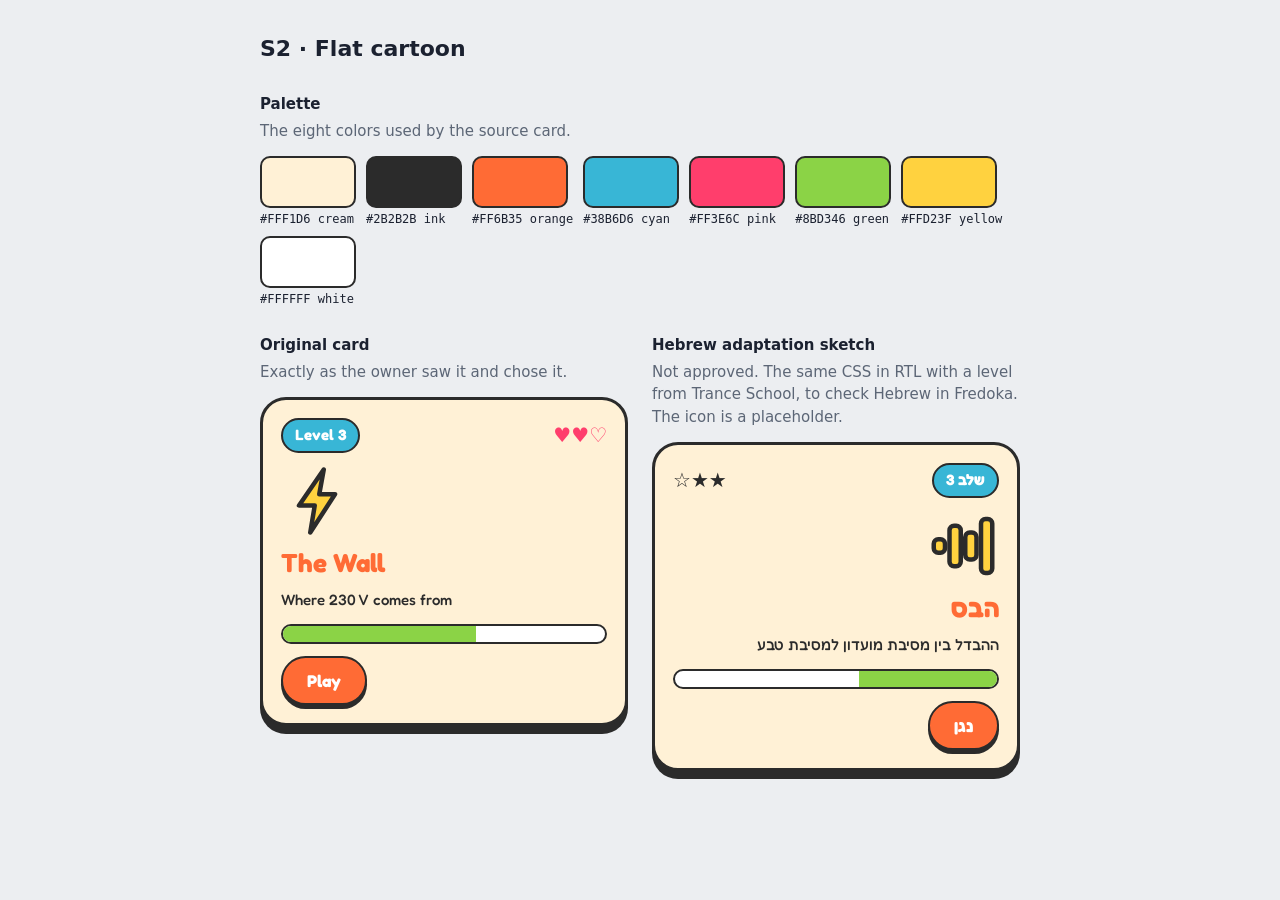
<file: docs/design-reference.html>
<!doctype html>
<html lang="en">
<head>
<meta charset="utf-8">
<meta name="viewport" content="width=device-width,initial-scale=1">
<title>S2 flat cartoon reference</title>
<link rel="stylesheet" href="https://fonts.googleapis.com/css2?family=Fredoka:wght@500;700&display=swap">
<style>
/* Page chrome only. The skin itself is the block marked "S2 source CSS". */
body{margin:0;padding:32px 16px;background:#ECEEF1;color:#1B2130;font:15px/1.5 system-ui,sans-serif}
main{max-width:760px;margin:0 auto;display:grid;gap:28px}
h1{font-size:22px;margin:0}
h2{font-size:15px;margin:0 0 4px}
.note{margin:0 0 14px;color:#5C6676;max-width:65ch}
.pair{display:grid;grid-template-columns:repeat(auto-fit,minmax(260px,1fr));gap:24px;align-items:start}

/* ---- S2 source CSS, copied unchanged from the Electricity Game Sampler ---- */
.skin{border-radius:14px;padding:18px;display:grid;gap:12px;min-height:280px}
.sk-top{display:flex;justify-content:space-between;align-items:center}
.sk-bar{height:12px;border-radius:999px;overflow:hidden}
.sk-bar i{display:block;height:100%}
.skin h4{margin:0} .skin p{margin:0}
.skin button{font:inherit;cursor:pointer}
.skin-cartoon{background:#FFF1D6;color:#2B2B2B;font-family:"Fredoka",system-ui,sans-serif;border:3px solid #2B2B2B;border-radius:26px;box-shadow:0 8px 0 #2B2B2B}
.skin-cartoon h4{font-size:26px;font-weight:700;color:#FF6B35;line-height:1.1}
.skin-cartoon p{font-size:15px;font-weight:500}
.skin-cartoon .sk-top{font-weight:700;color:#2B2B2B}
.skin-cartoon .sk-top .pill{background:#38B6D6;color:#fff;border-radius:999px;padding:4px 12px;border:2px solid #2B2B2B}
.skin-cartoon .sk-hearts{color:#FF3E6C;font-size:20px}
.skin-cartoon .sk-bar{background:#fff;border:2px solid #2B2B2B;height:16px}
.skin-cartoon .sk-bar i{background:#8BD346}
.skin-cartoon button{font-family:inherit;font-weight:700;font-size:17px;background:#FF6B35;color:#fff;border:2px solid #2B2B2B;border-radius:999px;padding:10px 24px;box-shadow:0 4px 0 #2B2B2B;width:max-content}
/* ---- end of source CSS ---- */

.swatches{display:flex;flex-wrap:wrap;gap:10px}
.sw{display:grid;gap:4px;font:12px ui-monospace,Menlo,Consolas,monospace}
.sw i{display:block;width:92px;height:48px;border:2px solid #2B2B2B;border-radius:10px}
</style>
</head>
<body>
<main>
  <h1>S2 · Flat cartoon</h1>

  <section>
    <h2>Palette</h2>
    <p class="note">The eight colors used by the source card.</p>
    <div class="swatches">
      <span class="sw"><i style="background:#FFF1D6"></i>#FFF1D6 cream</span>
      <span class="sw"><i style="background:#2B2B2B"></i>#2B2B2B ink</span>
      <span class="sw"><i style="background:#FF6B35"></i>#FF6B35 orange</span>
      <span class="sw"><i style="background:#38B6D6"></i>#38B6D6 cyan</span>
      <span class="sw"><i style="background:#FF3E6C"></i>#FF3E6C pink</span>
      <span class="sw"><i style="background:#8BD346"></i>#8BD346 green</span>
      <span class="sw"><i style="background:#FFD23F"></i>#FFD23F yellow</span>
      <span class="sw"><i style="background:#FFFFFF"></i>#FFFFFF white</span>
    </div>
  </section>

  <section class="pair">
    <div>
      <h2>Original card</h2>
      <p class="note">Exactly as the owner saw it and chose it.</p>
      <div class="skin skin-cartoon">
        <div class="sk-top"><span class="pill">Level 3</span><span class="sk-hearts">♥♥♡</span></div>
        <svg viewBox="0 0 64 64" width="72" height="72" aria-hidden="true"><path d="M38 4 16 36h14l-4 24 22-34H34z" fill="#FFD23F" stroke="#2B2B2B" stroke-width="4" stroke-linejoin="round"/></svg>
        <h4>The Wall</h4>
        <p>Where 230 V comes from</p>
        <div class="sk-bar"><i style="width:60%"></i></div>
        <button type="button">Play</button>
      </div>
    </div>

    <div>
      <h2>Hebrew adaptation sketch</h2>
      <p class="note">Not approved. The same CSS in RTL with a level from Trance School, to check Hebrew in Fredoka. The icon is a placeholder.</p>
      <div class="skin skin-cartoon" dir="rtl" lang="he">
        <div class="sk-top"><span class="pill">שלב 3</span><span class="sk-hearts" aria-label="שני כוכבים מתוך שלושה" style="color:#2B2B2B">★★☆</span></div>
        <svg viewBox="0 0 64 64" width="72" height="72" aria-hidden="true">
          <g fill="#FFD23F" stroke="#2B2B2B" stroke-width="4" stroke-linejoin="round">
            <rect x="6" y="26" width="10" height="12" rx="4"/>
            <rect x="20" y="14" width="10" height="36" rx="4"/>
            <rect x="34" y="20" width="10" height="24" rx="4"/>
            <rect x="48" y="8" width="10" height="48" rx="4"/>
          </g>
        </svg>
        <h4>הבס</h4>
        <p>ההבדל בין מסיבת מועדון למסיבת טבע</p>
        <div class="sk-bar"><i style="width:43%"></i></div>
        <button type="button">נגן</button>
      </div>
    </div>
  </section>
</main>
</body>
</html>
</file>
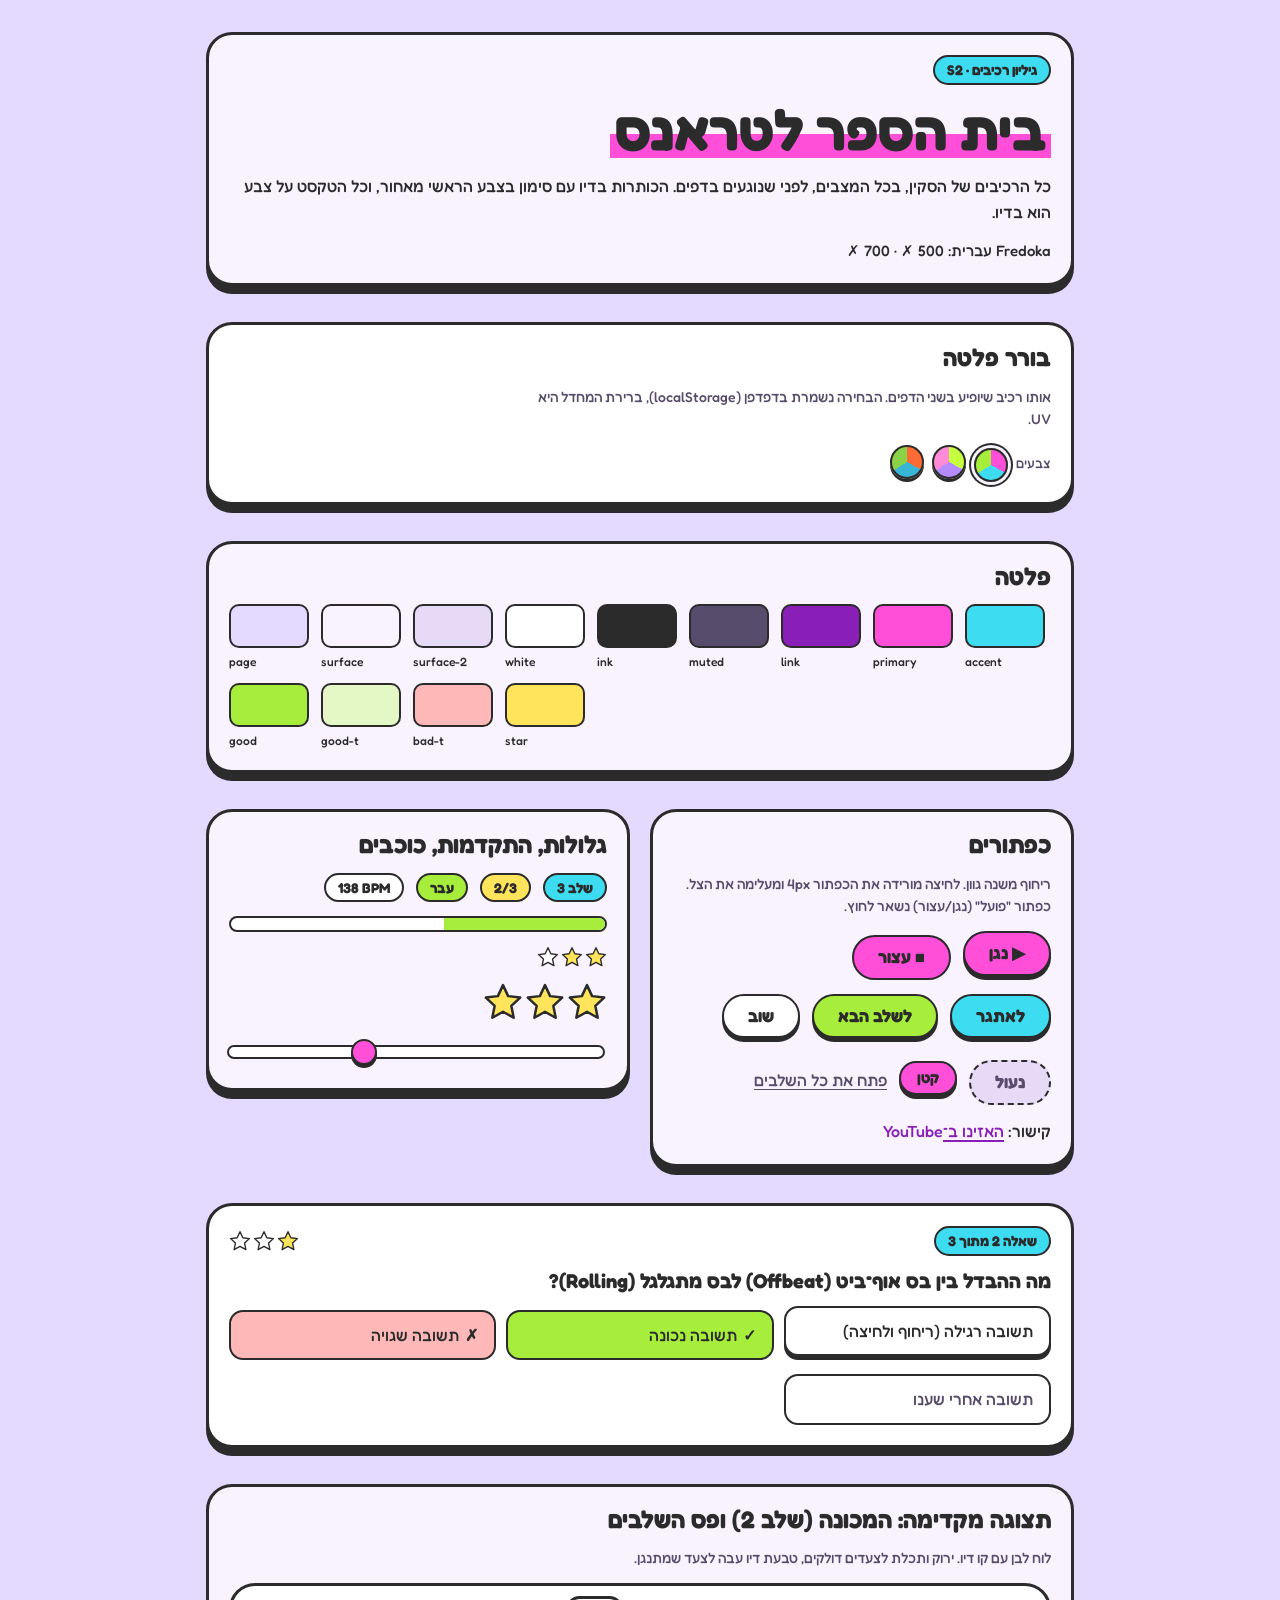
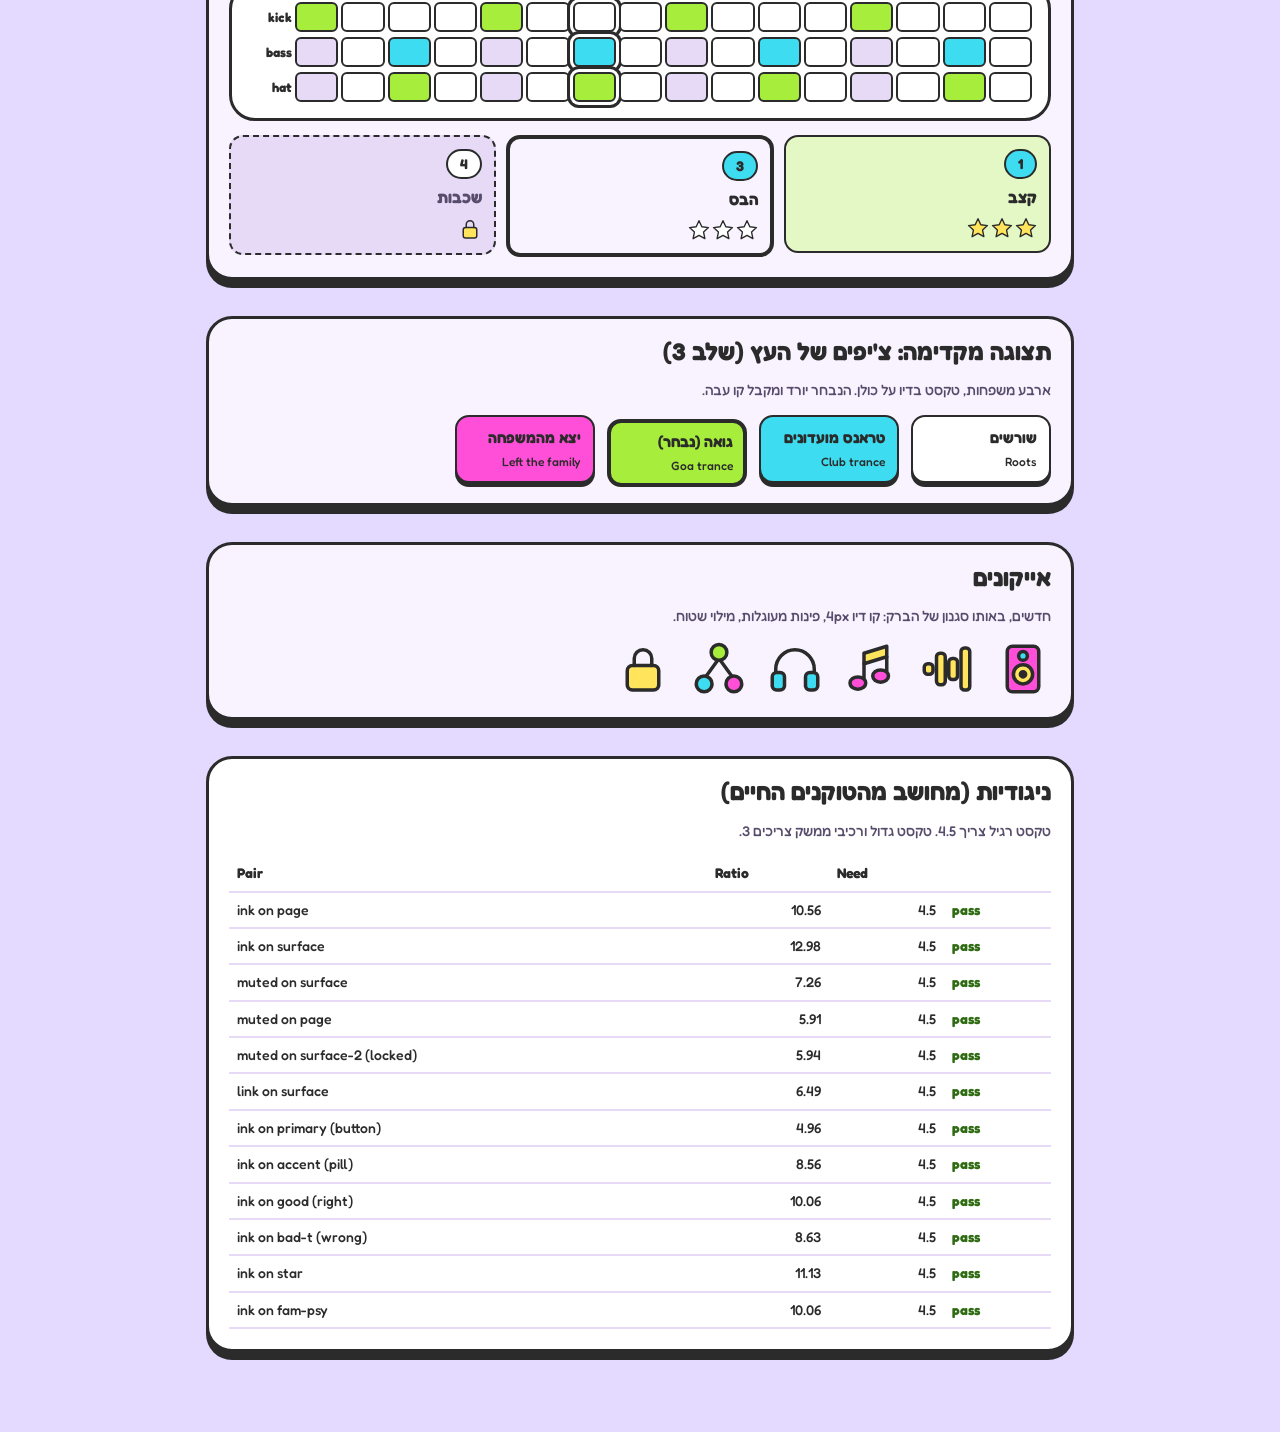
<file: docs/s2-sheet.html>
<!doctype html>
<html lang="he" dir="rtl">
<head>
<meta charset="utf-8">
<meta name="viewport" content="width=device-width,initial-scale=1">
<title>S2 component sheet</title>
<link rel="stylesheet" href="https://fonts.googleapis.com/css2?family=Fredoka:wght@500;700&display=swap">
<link rel="stylesheet" href="../assets/s2.css">
<script src="../assets/s2-palette.js"></script>
<style>
/* Sheet chrome only. Everything else comes from assets/s2.css. */
main{max-width:900px;margin:0 auto;padding:32px 16px 72px;display:grid;gap:28px}
h1{font-size:clamp(36px,7vw,56px)}
h2{font-size:24px}
.note{color:var(--muted);font-size:14px;max-width:65ch}
.row{display:flex;flex-wrap:wrap;align-items:center;gap:12px}
.cols{display:grid;grid-template-columns:repeat(auto-fit,minmax(260px,1fr));gap:20px;align-items:start}
.sw{display:grid;gap:4px;font-size:12px}
.sw i{display:block;width:80px;height:44px;border:2px solid var(--ink);border-radius:10px}
table{border-collapse:collapse;font-size:14px;width:100%}
td,th{padding:6px 8px;border-bottom:2px solid var(--surface-2);text-align:start}
td.num{font-variant-numeric:tabular-nums;direction:ltr;text-align:end}
.ok{color:#2F6B12;font-weight:700}.no{color:#A3122F;font-weight:700}
.fontcheck{font-size:15px}

/* Preview of the step-2 machine panel. Not in s2.css yet. */
.grid{display:grid;grid-template-columns:44px repeat(16,minmax(0,1fr));gap:5px 3px;align-items:center;direction:ltr}
.g-label{font-size:13px;font-weight:700;text-align:right}
.cell{height:30px;border:2px solid var(--ink);border-radius:6px;background:var(--white)}
.cell.beat{background:var(--surface-2)}
.cell.on{background:var(--good)}
.cell.on.b{background:var(--accent)}
.cell.now{box-shadow:0 0 0 3px var(--white),0 0 0 6px var(--ink)}
/* Preview of the step-3 genre chips. */
.chip{display:grid;gap:2px;min-width:140px;padding:9px 12px;background:var(--f);border:2px solid var(--ink);border-radius:var(--r-sm);box-shadow:var(--shadow);text-align:start;cursor:pointer}
.chip .he{font-weight:700;font-size:15px}.chip .en{font-size:12px;direction:ltr;text-align:right}
.chip.sel{box-shadow:none;transform:translateY(var(--lift));border-width:4px;padding:7px 10px}
@media (max-width:559px){.grid{grid-template-columns:32px repeat(16,minmax(0,1fr));gap:4px 2px}.cell{height:24px;border-width:1.5px;border-radius:4px}}
</style>
</head>
<body>
<svg width="0" height="0" style="position:absolute" aria-hidden="true">
  <symbol id="star" viewBox="0 0 64 64"><path d="M32 5l8.2 17.6 19.3 2.3-14.2 13.2 3.8 19.1L32 47.6 14.9 57.2l3.8-19.1L4.5 24.9l19.3-2.3z"/></symbol>
</svg>
<main>
  <header class="card">
    <span class="pill">גיליון רכיבים · S2</span>
    <h1><span class="marker">בית הספר לטראנס</span></h1>
    <p>כל הרכיבים של הסקין, בכל המצבים, לפני שנוגעים בדפים. הכותרות בדיו עם סימון בצבע הראשי מאחור, וכל הטקסט על צבע הוא בדיו.</p>
    <p class="fontcheck" id="fontcheck">בודק גופן…</p>
  </header>

  <section class="card white">
    <h2>בורר פלטה</h2>
    <p class="note">אותו רכיב שיופיע בשני הדפים. הבחירה נשמרת בדפדפן (<span class="ltr">localStorage</span>), ברירת המחדל היא UV.</p>
    <div data-palette-picker></div>
  </section>

  <section class="card">
    <h2>פלטה</h2>
    <div class="row" dir="ltr">
      <span class="sw"><i style="background:var(--page)"></i>page</span>
      <span class="sw"><i style="background:var(--surface)"></i>surface</span>
      <span class="sw"><i style="background:var(--surface-2)"></i>surface-2</span>
      <span class="sw"><i style="background:var(--white)"></i>white</span>
      <span class="sw"><i style="background:var(--ink)"></i>ink</span>
      <span class="sw"><i style="background:var(--muted)"></i>muted</span>
      <span class="sw"><i style="background:var(--link)"></i>link</span>
      <span class="sw"><i style="background:var(--primary)"></i>primary</span>
      <span class="sw"><i style="background:var(--accent)"></i>accent</span>
      <span class="sw"><i style="background:var(--good)"></i>good</span>
      <span class="sw"><i style="background:var(--good-t)"></i>good-t</span>
      <span class="sw"><i style="background:var(--bad-t)"></i>bad-t</span>
      <span class="sw"><i style="background:var(--star)"></i>star</span>
    </div>
  </section>

  <div class="cols">
    <section class="card">
      <h2>כפתורים</h2>
      <p class="note">ריחוף משנה גוון. לחיצה מורידה את הכפתור 4px ומעלימה את הצל. כפתור "פועל" (נגן/עצור) נשאר לחוץ.</p>
      <div class="row">
        <button class="btn" type="button">▶ נגן</button>
        <button class="btn" type="button" aria-pressed="true">■ עצור</button>
      </div>
      <div class="row">
        <button class="btn alt" type="button">לאתגר</button>
        <button class="btn go" type="button">לשלב הבא</button>
        <button class="btn ghost" type="button">שוב</button>
      </div>
      <div class="row">
        <button class="btn" type="button" disabled>נעול</button>
        <button class="btn small" type="button">קטן</button>
        <button class="text-btn" type="button">פתח את כל השלבים</button>
      </div>
      <p>קישור: <a href="#">האזינו ב־<span class="ltr">YouTube</span></a></p>
    </section>

    <section class="card">
      <h2>גלולות, התקדמות, כוכבים</h2>
      <div class="row">
        <span class="pill">שלב 3</span>
        <span class="pill gold">2/3</span>
        <span class="pill good">עבר</span>
        <span class="pill white"><span class="ltr">138 BPM</span></span>
      </div>
      <div class="bar" role="progressbar" aria-valuenow="43" aria-valuemin="0" aria-valuemax="100" aria-label="התקדמות"><i style="width:43%"></i></div>
      <span class="stars" role="img" aria-label="שני כוכבים מתוך שלושה">
        <svg class="star on"><use href="#star"/></svg><svg class="star on"><use href="#star"/></svg><svg class="star"><use href="#star"/></svg>
      </span>
      <span class="stars big" role="img" aria-label="שלושה כוכבים מתוך שלושה">
        <svg class="star on"><use href="#star"/></svg><svg class="star on"><use href="#star"/></svg><svg class="star on"><use href="#star"/></svg>
      </span>
      <input class="s2" type="range" min="60" max="180" value="138" aria-label="קצב">
    </section>
  </div>

  <section class="card white">
    <div class="row" style="justify-content:space-between"><span class="pill">שאלה 2 מתוך 3</span><span class="stars" aria-hidden="true"><svg class="star on"><use href="#star"/></svg><svg class="star"><use href="#star"/></svg><svg class="star"><use href="#star"/></svg></span></div>
    <h3 style="font-size:20px">מה ההבדל בין בס אוף־ביט (<span class="ltr">Offbeat</span>) לבס מתגלגל (<span class="ltr">Rolling</span>)?</h3>
    <div class="cols" style="gap:10px">
      <button class="answer" type="button">תשובה רגילה (ריחוף ולחיצה)</button>
      <button class="answer right" type="button" disabled><span class="v">✓</span>תשובה נכונה</button>
      <button class="answer wrong" type="button" disabled><span class="v">✗</span>תשובה שגויה</button>
      <button class="answer" type="button" disabled>תשובה אחרי שענו</button>
    </div>
  </section>

  <section class="card">
    <h2>תצוגה מקדימה: המכונה (שלב 2) ופס השלבים</h2>
    <p class="note">לוח לבן עם קו דיו. ירוק ותכלת לצעדים דולקים, טבעת דיו עבה לצעד שמתנגן.</p>
    <div class="card white flat" style="padding:16px">
      <div class="grid" id="grid"></div>
    </div>
    <div class="cols" style="grid-template-columns:repeat(auto-fit,minmax(130px,1fr));gap:10px">
      <div class="card flat" style="padding:12px;gap:6px;border-width:2px;border-radius:var(--r-sm);background:var(--good-t)"><span class="pill">1</span><strong>קצב</strong><span class="stars" aria-hidden="true"><svg class="star on"><use href="#star"/></svg><svg class="star on"><use href="#star"/></svg><svg class="star on"><use href="#star"/></svg></span></div>
      <div class="card flat" style="padding:12px;gap:6px;border-width:4px;border-radius:var(--r-sm)"><span class="pill">3</span><strong>הבס</strong><span class="stars" aria-hidden="true"><svg class="star"><use href="#star"/></svg><svg class="star"><use href="#star"/></svg><svg class="star"><use href="#star"/></svg></span></div>
      <div class="card flat locked" style="padding:12px;gap:6px;border-width:2px;border-radius:var(--r-sm)"><span class="pill white">4</span><strong>שכבות</strong><svg class="icon" style="width:24px;height:24px" viewBox="0 0 64 64" aria-label="נעול"><rect x="14" y="28" width="36" height="28" rx="6" style="fill:var(--star)"/><path d="M22 28v-8a10 10 0 0 1 20 0v8" fill="none"/></svg></div>
    </div>
  </section>

  <section class="card">
    <h2>תצוגה מקדימה: צ'יפים של העץ (שלב 3)</h2>
    <p class="note">ארבע משפחות, טקסט בדיו על כולן. הנבחר יורד ומקבל קו עבה.</p>
    <div class="row">
      <button class="chip" style="--f:var(--fam-roots)" type="button"><span class="he">שורשים</span><span class="en">Roots</span></button>
      <button class="chip" style="--f:var(--fam-club)" type="button"><span class="he">טראנס מועדונים</span><span class="en">Club trance</span></button>
      <button class="chip sel" style="--f:var(--fam-psy)" type="button"><span class="he">גואה (נבחר)</span><span class="en">Goa trance</span></button>
      <button class="chip" style="--f:var(--fam-out)" type="button"><span class="he">יצא מהמשפחה</span><span class="en">Left the family</span></button>
    </div>
  </section>

  <section class="card">
    <h2>אייקונים</h2>
    <p class="note">חדשים, באותו סגנון של הברק: קו דיו 4px, פינות מעוגלות, מילוי שטוח.</p>
    <div class="row" style="gap:20px">
      <svg class="icon" viewBox="0 0 64 64" aria-label="רמקול"><rect x="14" y="6" width="36" height="52" rx="6" style="fill:var(--primary)"/><circle cx="32" cy="38" r="11" style="fill:var(--star)"/><circle cx="32" cy="38" r="3" style="fill:var(--ink)"/><circle cx="32" cy="17" r="5" style="fill:var(--accent)"/></svg>
      <svg class="icon" viewBox="0 0 64 64" aria-label="גל קול"><g style="fill:var(--star)"><rect x="6" y="26" width="10" height="12" rx="4"/><rect x="20" y="14" width="10" height="36" rx="4"/><rect x="34" y="20" width="10" height="24" rx="4"/><rect x="48" y="8" width="10" height="48" rx="4"/></g></svg>
      <svg class="icon" viewBox="0 0 64 64" aria-label="תו"><path d="M24 14 50 6v12L24 26z" style="fill:var(--star)"/><path d="M24 26v21M50 18v21" fill="none"/><ellipse cx="17" cy="48" rx="9" ry="7" style="fill:var(--primary)"/><ellipse cx="43" cy="40" rx="9" ry="7" style="fill:var(--primary)"/></svg>
      <svg class="icon" viewBox="0 0 64 64" aria-label="אוזניות"><path d="M10 40v-8a22 22 0 0 1 44 0v8" fill="none"/><rect x="6" y="36" width="14" height="20" rx="5" style="fill:var(--accent)"/><rect x="44" y="36" width="14" height="20" rx="5" style="fill:var(--accent)"/></svg>
      <svg class="icon" viewBox="0 0 64 64" aria-label="עץ משפחה"><path d="M32 20 16 42M32 20l16 22" fill="none"/><circle cx="32" cy="13" r="9" style="fill:var(--good)"/><circle cx="15" cy="49" r="9" style="fill:var(--accent)"/><circle cx="49" cy="49" r="9" style="fill:var(--primary)"/></svg>
      <svg class="icon" viewBox="0 0 64 64" aria-label="מנעול"><rect x="14" y="28" width="36" height="28" rx="6" style="fill:var(--star)"/><path d="M22 28v-8a10 10 0 0 1 20 0v8" fill="none"/></svg>
    </div>
  </section>

  <section class="card white">
    <h2>ניגודיות (מחושב מהטוקנים החיים)</h2>
    <p class="note">טקסט רגיל צריך 4.5. טקסט גדול ורכיבי ממשק צריכים 3.</p>
    <table dir="ltr"><thead><tr><th>Pair</th><th>Ratio</th><th>Need</th><th></th></tr></thead><tbody id="contrast"></tbody></table>
  </section>
</main>
<script>
(() => {
  const v = n => getComputedStyle(document.documentElement).getPropertyValue('--' + n).trim();

  document.addEventListener('palettechange', () => drawContrast());

  // step-grid preview
  const grid = document.getElementById('grid');
  const rows = [['kick', [0,4,8,12], ''], ['bass', [2,6,10,14], 'b'], ['hat', [2,6,10,14], '']];
  for (const [label, on, cls] of rows) {
    grid.insertAdjacentHTML('beforeend', `<span class="g-label">${label}</span>`);
    for (let i = 0; i < 16; i++) {
      const c = ['cell', i % 4 === 0 && 'beat', on.includes(i) && 'on', on.includes(i) && cls, i === 6 && 'now'].filter(Boolean).join(' ');
      grid.insertAdjacentHTML('beforeend', `<span class="${c}"></span>`);
    }
  }

  // font check: is Fredoka actually rendering Hebrew at both weights?
  document.fonts.ready.then(async () => {
    await Promise.all(['500', '700'].map(w => document.fonts.load(`${w} 16px Fredoka`, 'שלום')));
    const ok = ['500', '700'].map(w => document.fonts.check(`${w} 16px Fredoka`, 'שלום'));
    const loadedHe = [...document.fonts].filter(f => f.family.replace(/"/g, '') === 'Fredoka' && f.status === 'loaded' && f.unicodeRange.includes('590'));
    document.getElementById('fontcheck').textContent =
      `Fredoka עברית: 500 ${ok[0] && loadedHe.some(f => f.weight === '500') ? '✓' : '✗'} · 700 ${ok[1] && loadedHe.some(f => f.weight === '700') ? '✓' : '✗'}`;
  });

  // contrast table
  const lum = hex => {
    const c = hex.replace('#', '').match(/../g).map(x => parseInt(x, 16) / 255)
      .map(x => x <= 0.04045 ? x / 12.92 : ((x + 0.055) / 1.055) ** 2.4);
    return 0.2126 * c[0] + 0.7152 * c[1] + 0.0722 * c[2];
  };
  const ratio = (a, b) => { const [x, y] = [lum(a), lum(b)].sort((p, q) => q - p); return (x + 0.05) / (y + 0.05); };
  const pairs = [
    ['ink on page', 'ink', 'page', 4.5], ['ink on surface', 'ink', 'surface', 4.5], ['muted on surface', 'muted', 'surface', 4.5],
    ['muted on page', 'muted', 'page', 4.5], ['muted on surface-2 (locked)', 'muted', 'surface-2', 4.5], ['link on surface', 'link', 'surface', 4.5],
    ['ink on primary (button)', 'ink', 'primary', 4.5], ['ink on accent (pill)', 'ink', 'accent', 4.5], ['ink on good (right)', 'ink', 'good', 4.5],
    ['ink on bad-t (wrong)', 'ink', 'bad-t', 4.5], ['ink on star', 'ink', 'star', 4.5], ['ink on fam-psy', 'ink', 'fam-psy', 4.5],
  ];
  function drawContrast() {
    document.getElementById('contrast').innerHTML = pairs.map(([n, f, b, need]) => {
      const r = ratio(v(f), v(b));
      return `<tr><td>${n}</td><td class="num">${r.toFixed(2)}</td><td class="num">${need}</td><td class="${r >= need ? 'ok' : 'no'}">${r >= need ? 'pass' : 'FAIL'}</td></tr>`;
    }).join('');
  }
  drawContrast();
})();
</script>
</body>
</html>
</file>
<file: assets/s2.css>
/* S2 flat cartoon: shared skin for the Trance School and the Trance Family Tree.
   Spec: docs/DESIGN-S2-flat-cartoon.md. Light only.
   Pages load Fredoka themselves (Google Fonts, weights 500 and 700) and link this file.

   Contrast rule: text on a colored fill is always ink, never white. Headings are ink;
   the primary color appears as a marker highlight behind them, not as text color. */

:root{
  /* Tokens are named by role. A palette only overrides the color block below.
     Rule: text on any colored fill is ink, so every fill must give ink >= 4.5:1.
     Check a new palette in docs/s2-sheet.html, which computes contrast live. */

  /* default palette: UV (black-light psy poster) */
  --page:#E4D9FF;        /* page background */
  --surface:#F8F3FF;     /* cards */
  --surface-2:#E6DAF7;   /* dimmed / locked */
  --white:#FFFFFF;       /* panels, inputs, answer options */
  --ink:#2B2B2B;         /* text, outlines, hard shadows */
  --muted:#574C6B;       /* secondary text */
  --link:#8A1FB8;
  --primary:#FF4FD8;     /* main buttons, heading marker */
  --accent:#3DDCF0;      /* pills, secondary buttons */
  --good:#A6EE3B;        /* right answer, progress, lit steps */
  --good-t:#E3F8C4;
  --bad-t:#FFB8B8;       /* wrong answer */
  --star:#FFE45C;

  /* tree families */
  --fam-roots:var(--white);
  --fam-club:var(--accent);
  --fam-psy:var(--good);
  --fam-out:var(--primary);

  /* shape */
  --line:2px;
  --line-card:3px;
  --r-card:26px;
  --r-sm:14px;
  --r-pill:999px;
  --lift-card:8px;
  --lift:4px;
  --shadow-card:0 var(--lift-card) 0 var(--ink);
  --shadow:0 var(--lift) 0 var(--ink);

  /* type */
  --font:"Fredoka","Arial Hebrew",Arial,sans-serif;

  color-scheme:light;
}

/* ---------- palettes ----------
   Picked by the viewer, set as <html data-palette="..."> by assets/s2-palette.js.
   To add one: add a block here and an entry in PALETTES in s2-palette.js. */
:root[data-palette="laser"]{
  --page:#D2F3FF;--surface:#F4FCFF;--surface-2:#D9ECF3;--muted:#46596A;--link:#7B2FD0;
  --primary:#C6FF3D;--accent:#B58CFF;--good:#7BE07B;--good-t:#D6F5D6;--bad-t:#FFB8D9;--star:#FFE45C;
  --fam-psy:#FF8AD8; /* green would clash with the lime primary used by --fam-out */
}
:root[data-palette="s2"]{
  --page:#FFE4B0;--surface:#FFF1D6;--surface-2:#F5E2BC;--muted:#5E554A;--link:#B8400F;
  --primary:#FF6B35;--accent:#38B6D6;--good:#8BD346;--good-t:#D9F2BF;--bad-t:#FFB8C8;--star:#FFD23F;
}

/* ---------- palette picker ---------- */
.palettes{display:inline-flex;align-items:center;gap:8px}
.palettes .lbl{font-size:13px;color:var(--muted)}
.swatch{width:34px;height:34px;padding:0;border:var(--line) solid var(--ink);border-radius:50%;cursor:pointer;
  background:conic-gradient(var(--sw-a) 0 33%,var(--sw-b) 0 66%,var(--sw-c) 0);box-shadow:0 3px 0 var(--ink);margin-bottom:3px}
.swatch[aria-pressed="true"]{box-shadow:0 0 0 3px var(--surface),0 0 0 5px var(--ink);transform:translateY(3px)}

/* ---------- base ---------- */
*{box-sizing:border-box}
body{margin:0;background:var(--page);color:var(--ink);font-family:var(--font);font-weight:500;font-size:16px;line-height:1.6}
h1,h2,h3,h4,p,dl,dd{margin:0}
h1,h2,h3{font-weight:700;line-height:1.1}
strong,b{font-weight:700}
button,input,select{font:inherit;color:inherit}
a{color:var(--link);text-underline-offset:3px;text-decoration-thickness:2px}
.ltr{direction:ltr;unicode-bidi:isolate;display:inline-block}
:focus-visible{outline:3px solid var(--ink);outline-offset:3px}

/* Primary-color marker behind a heading. Hard stop, so it reads as a flat fill. */
.marker{background:linear-gradient(transparent 58%,var(--primary) 58%, var(--primary) 92%,transparent 92%);padding-inline:.08em;box-decoration-break:clone;-webkit-box-decoration-break:clone}

/* ---------- card ---------- */
.card{background:var(--surface);border:var(--line-card) solid var(--ink);border-radius:var(--r-card);box-shadow:var(--shadow-card);padding:20px;display:grid;gap:14px;margin-bottom:var(--lift-card)}
.card.white{background:var(--white)}
.card.flat{box-shadow:none;margin-bottom:0}

/* ---------- buttons ---------- */
.btn{display:inline-flex;align-items:center;justify-content:center;gap:8px;justify-self:start;width:max-content;max-width:100%;
  padding:10px 24px;background:var(--primary);color:var(--ink);border:var(--line) solid var(--ink);border-radius:var(--r-pill);
  box-shadow:var(--shadow);font-weight:700;font-size:17px;line-height:1.2;text-decoration:none;cursor:pointer;
  margin-bottom:var(--lift);transition:transform .08s ease,box-shadow .08s ease}
.btn:hover:not(:disabled){filter:brightness(1.06)}
.btn:active,.btn[aria-pressed="true"]{transform:translateY(var(--lift));box-shadow:none}
.btn.ghost{background:var(--white)}
.btn.ghost:hover{background:var(--surface);filter:none}
.btn.alt{background:var(--accent)}
.btn.go{background:var(--good)}
.btn.small{padding:6px 16px;font-size:15px}
.btn:disabled,.btn[aria-disabled="true"]{background:var(--surface-2);color:var(--muted);border-style:dashed;box-shadow:none;transform:translateY(var(--lift));cursor:not-allowed}
.text-btn{background:none;border:0;padding:2px 0;color:var(--muted);font-weight:500;text-decoration:underline;text-underline-offset:3px;cursor:pointer}

/* ---------- pill ---------- */
.pill{display:inline-flex;align-items:center;gap:6px;width:max-content;padding:3px 12px;background:var(--accent);color:var(--ink);border:var(--line) solid var(--ink);border-radius:var(--r-pill);font-weight:700;font-size:14px;line-height:1.4;font-variant-numeric:tabular-nums}
.pill.gold{background:var(--star)}
.pill.good{background:var(--good)}
.pill.primary{background:var(--primary)}
.pill.white{background:var(--white)}

/* ---------- progress bar ---------- */
.bar{height:16px;background:var(--white);border:var(--line) solid var(--ink);border-radius:var(--r-pill);overflow:hidden}
.bar > i{display:block;height:100%;background:var(--good)}

/* ---------- stars ---------- */
.stars{display:inline-flex;gap:2px;line-height:1}
/* Set on the <svg>, not the path: the path usually lives in a <symbol> behind <use>, which selectors can't reach. */
.star{width:22px;height:22px;flex:none;fill:var(--white);stroke:var(--ink);stroke-width:4;stroke-linejoin:round}
.star.on{fill:var(--star)}
.stars.big .star{width:40px;height:40px}

/* ---------- answer options (quiz and challenge) ---------- */
.answer{display:block;width:100%;padding:12px 16px;text-align:start;background:var(--white);border:var(--line) solid var(--ink);border-radius:var(--r-sm);
  box-shadow:var(--shadow);margin-bottom:var(--lift);font-size:16px;line-height:1.4;cursor:pointer;overflow-wrap:anywhere;transition:transform .08s ease,box-shadow .08s ease}
.answer:hover:not(:disabled){background:var(--surface)}
.answer:active:not(:disabled){transform:translateY(var(--lift));box-shadow:none}
.answer:disabled{cursor:default;color:var(--muted);box-shadow:none;transform:translateY(var(--lift))}
.answer.right{background:var(--good);color:var(--ink)}
.answer.wrong{background:var(--bad-t);color:var(--ink)}
.answer .v{font-weight:700;margin-inline-end:6px}   /* the ✓ / ✗ mark: shape, not only color */

/* ---------- locked ---------- */
.locked{background:var(--surface-2);color:var(--muted);border-style:dashed;box-shadow:none;cursor:not-allowed}

/* ---------- range slider ---------- */
input[type=range].s2{appearance:none;-webkit-appearance:none;width:100%;height:28px;background:transparent;cursor:pointer}
input[type=range].s2::-webkit-slider-runnable-track{height:14px;background:var(--white);border:var(--line) solid var(--ink);border-radius:var(--r-pill)}
input[type=range].s2::-moz-range-track{height:10px;background:var(--white);border:var(--line) solid var(--ink);border-radius:var(--r-pill)}
input[type=range].s2::-webkit-slider-thumb{-webkit-appearance:none;width:26px;height:26px;margin-top:-8px;background:var(--primary);border:var(--line) solid var(--ink);border-radius:50%;box-shadow:0 3px 0 var(--ink)}
input[type=range].s2::-moz-range-thumb{width:22px;height:22px;background:var(--primary);border:var(--line) solid var(--ink);border-radius:50%;box-shadow:0 3px 0 var(--ink)}

/* ---------- icons ---------- */
/* Inline SVGs in a 64x64 viewBox, 4px ink stroke, round joins, flat fills. */
.icon{width:56px;height:56px;flex:none}
.icon *{stroke:var(--ink);stroke-width:4;stroke-linejoin:round;stroke-linecap:round}

@media (prefers-reduced-motion:reduce){
  .btn,.answer{transition:none}
}

/* ---------- video (assets/s2-video.js) ---------- */
.videos{display:grid;grid-template-columns:repeat(auto-fill,minmax(240px,1fr));gap:18px}
.video{margin:0;display:grid;gap:8px;align-content:start}
.video-frame{position:relative;aspect-ratio:16/9;border:var(--line-card) solid var(--ink);border-radius:var(--r-sm);overflow:hidden;background:var(--ink);box-shadow:var(--shadow);margin-bottom:var(--lift)}
.video-frame iframe{position:absolute;inset:0;width:100%;height:100%;border:0}
.video-play{position:absolute;inset:0;width:100%;height:100%;padding:0;border:0;background:var(--ink);cursor:pointer}
.video-play img{width:100%;height:100%;object-fit:cover;display:block}
.video-icon{position:absolute;top:50%;left:50%;translate:-50% -50%;width:58px;height:58px;border-radius:50%;background:var(--primary);border:var(--line-card) solid var(--ink);box-shadow:0 4px 0 var(--ink);transition:scale .08s ease}
.video-icon::after{content:"";position:absolute;top:50%;left:50%;translate:-35% -50%;border-block:11px solid transparent;border-left:18px solid var(--ink)} /* play triangle points right in any direction */
.video-play:hover .video-icon{scale:1.08}
.video-play:focus-visible{outline-offset:-6px;outline-color:var(--white)}
.video figcaption{display:grid;gap:2px;font-size:15px;line-height:1.4}
.video-name{font-weight:700;justify-self:start}
.video-note{color:var(--muted)}
.video-search{font-size:13px;justify-self:start}
@media (prefers-reduced-motion:reduce){.video-icon{transition:none}}

/* ---------- top navigation (both pages) ---------- */
.topnav{display:flex;flex-wrap:wrap;justify-content:space-between;align-items:center;gap:10px}
.topnav ul{display:flex;flex-wrap:wrap;gap:8px;list-style:none;margin:0;padding:0}
.topnav a{display:inline-block;padding:7px 16px;background:var(--white);color:var(--ink);border:var(--line) solid var(--ink);border-radius:var(--r-pill);
  box-shadow:0 3px 0 var(--ink);margin-bottom:3px;font-weight:700;font-size:15px;text-decoration:none}
.topnav a:hover{background:var(--surface)}
.topnav a[aria-current="page"]{background:var(--primary);box-shadow:none;transform:translateY(3px)}
</file>
